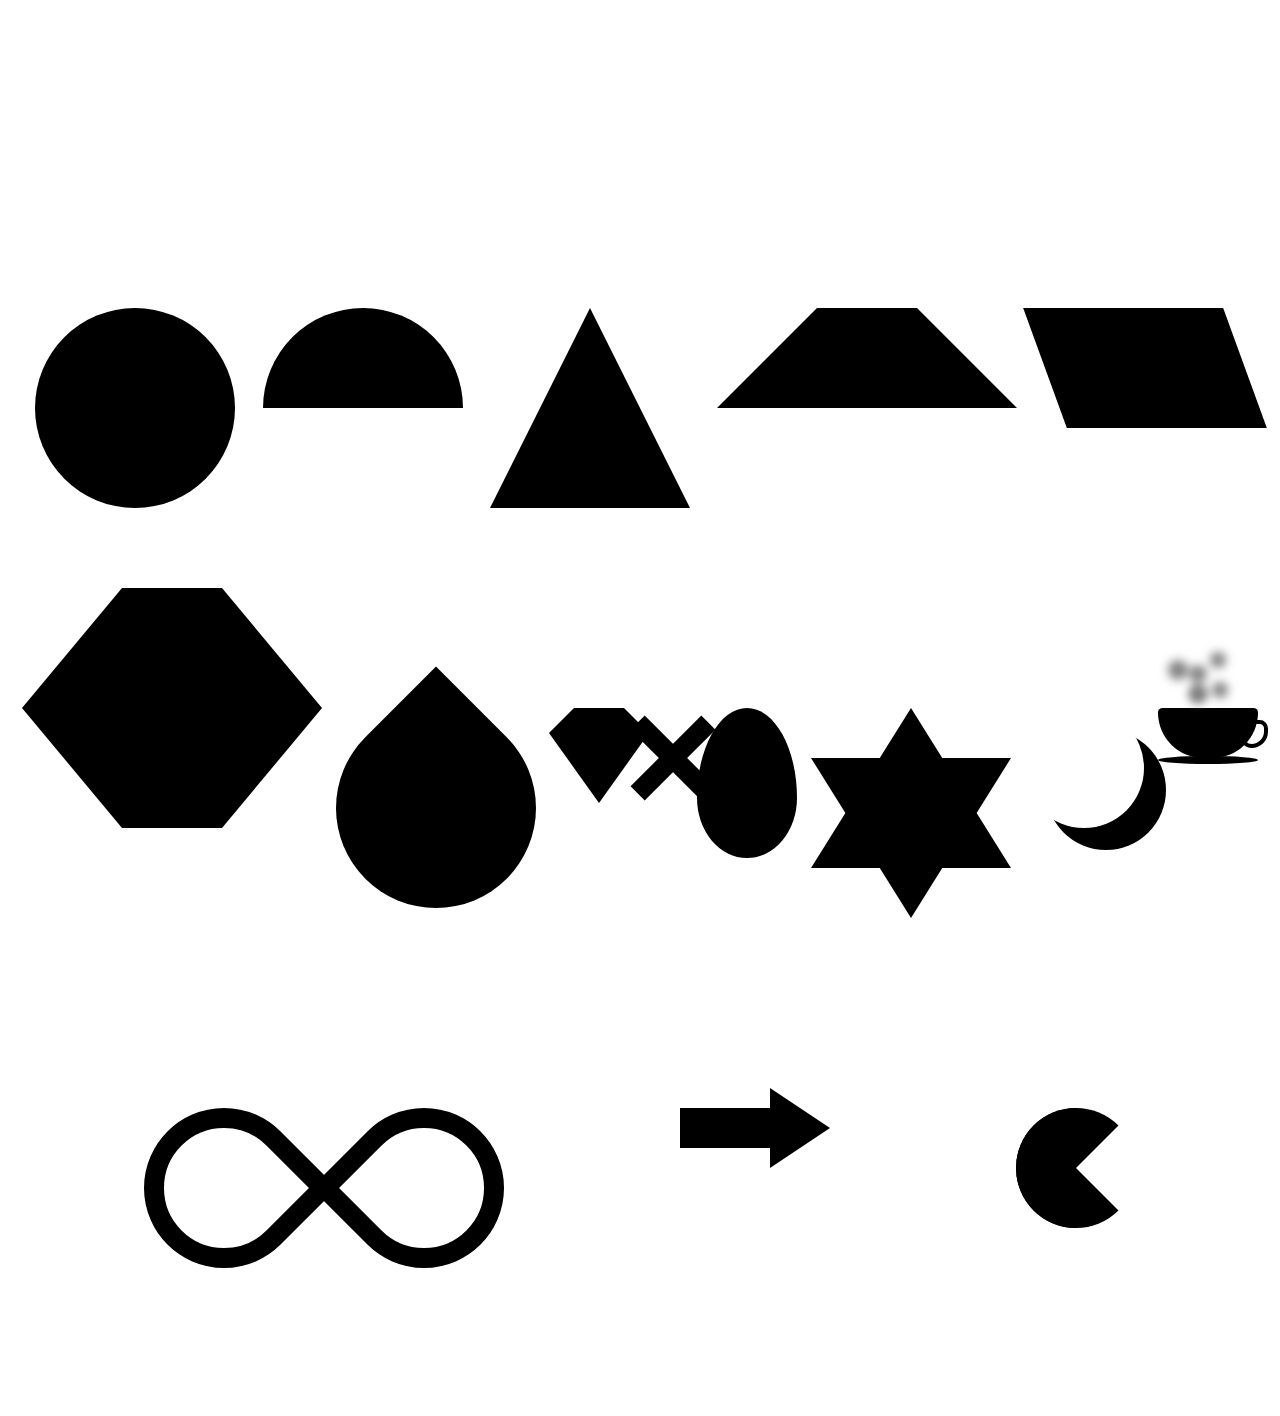
<file: special shapes by pure css/index.html>
<!DOCTYPE html>
<html lang="en">
<head>
    <meta charset="UTF-8">
    <meta http-equiv="X-UA-Compatible" content="IE=edge">
    <meta name="viewport" content="width=device-width, initial-scale=1.0">
    <title>22 shapes and figures</title>
    <link rel="stylesheet" type="text/css" href="style.css">
</head>
<body>
    <div class="circle"></div>
    <div class="semi-circle"></div>
    <div class="triangle"></div>
    <div class="trapezium"></div>
    <div class="parallelogram"></div>
    <div class="hexagon"></div>
    <div class="drop"></div>
    <div class="diamond"></div>
    <div class="cross"></div>
    <div class="egg"></div>
    <div class="star"></div>
    <div class="moon"></div>
    <div class="coffee">
        <div class="stand"></div>
    </div>
    <div class="infinity"></div>
    <div class="arrow"></div>
    <div class="pacman"></div>
</body>
</html>
</file>
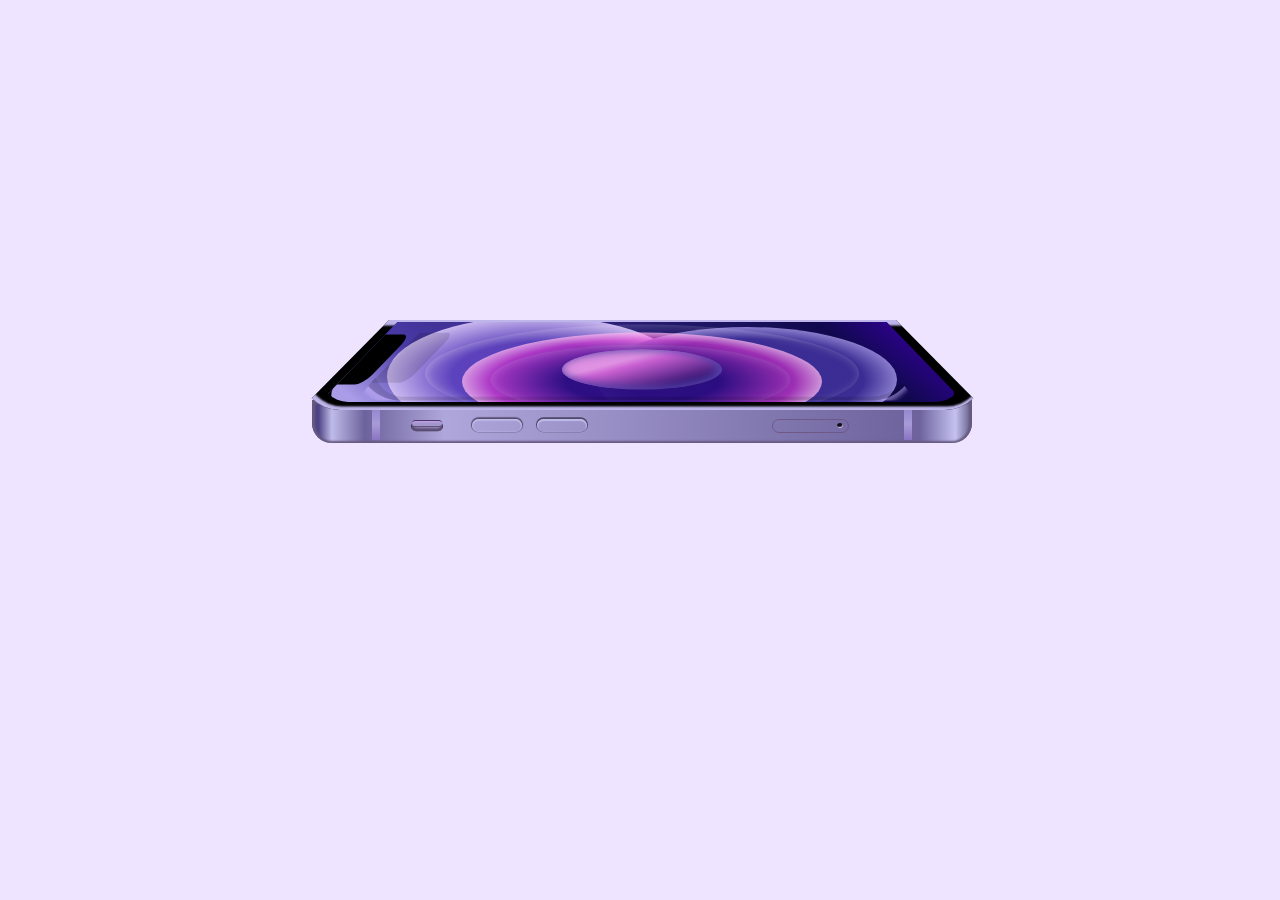
<file: some animation/iphone12/index.html>
<!DOCTYPE html>
<html lang="en">
<head>
    <meta charset="UTF-8">
    <meta http-equiv="X-UA-Compatible" content="IE=edge">
    <meta name="viewport" content="width=device-width, initial-scale=1.0">
    <title>iphone 12</title>
    <link rel="stylesheet" type="text/css" href="style.css">
</head>
<body>
    <div class="edge">
        <div class="volume-up"></div>
        <div class="volume-down"></div>
    </div>
    <div class="screen-base"></div>
    <div class="screen-top">
        <div class="graphic-lower"></div>
        <div class="graphic-middle"></div>
        <div class="reflection-edge"></div>
        <div class="reflection-screen"></div>
    </div>
    <div class="edge-u">
        <div class="lock"></div>
    </div>
    <div class="back">
        <div class="camera-base"></div>
        <div class="camera1"></div>
        <div class="camera2"></div>
    </div>
    <div class="extras"></div>
</body>
</html>
</file>
<file: special shapes by pure css/style.css>
body {
    display: flex;
    flex-wrap: wrap;
    justify-content: space-evenly;
    padding-top: 200px;
}

div {
    margin: 100px 0;
}

.circle { 
    height: 200px;
    width: 200px;
    border-radius: 50%;
    background-color: black;
}

.semi-circle {
    height: 100px;
    width: 200px;
    border-radius: 100px 100px 0 0;
    background-color: black;
}

.triangle {
    width: 0;
    height: 0;
    border-bottom: 200px solid black;
    border-left: 100px solid transparent;
    border-right: 100px solid transparent;
}

.trapezium {
    width: 100px;
    height: 0;
    border-bottom: 100px solid black;
    border-left: 100px solid transparent;
    border-right: 100px solid transparent;
}

.parallelogram {
    height: 120px;
    width: 200px;
    background: black;
    transform: skew(20deg);
}

.hexagon {
    position: relative;;
    width: 100px;
    height: 0;
    border-top: 120px solid black;
    border-left: 100px solid transparent;
    border-right: 100px solid transparent;
}

.hexagon::before {
    content: "";
    position: absolute;
    top: -240px;
    left: -100px;
    width: 100px;
    height: 0;
    border-bottom: 120px solid black;
    border-left: 100px solid transparent;
    border-right: 100px solid transparent;
}

.drop {
    height: 200px;
    width: 200px;
    background: black;
    border-radius: 0 50% 50% 50%;
    transform: rotate(45deg);
}

.diamond {
    border-style: solid;
    border-color: transparent transparent black transparent;
    border-width: 0 25px 25px 25px;
    height: 0;
    width: 50px;
    position: relative;
}

.diamond::after {
    content: "";
    position: absolute;
    top: 25px;
    left: -25px;
    width: 0;
    height: 0;
    border-style: solid;
    border-color: black transparent transparent transparent;
    border-width: 70px 50px 0 50px;
}

.cross {
    background: black;
    height: 100px;
    position: relative;
    width: 20px;
    transform: rotate(45deg);
}

.cross::after {
    background: black;
    content: "";
    width: 100px;
    height: 20px;
    position: absolute;
    left: -40px;
    top: 40px;
}

.egg {
    width: 100px;
    height: 150px;
    background-color: black;
    border-radius: 50% 50% 50% 50% / 60% 60% 40% 40%;
}

.star {
    position: relative;
    width: 0;
    height: 0;
    border-bottom: 160px solid black;
    border-right: 100px solid transparent;
    border-left: 100px solid transparent;
}

.star::after {
    content: "";
    position: absolute;
    left: -100px;
    top: 50px;
    height: 0;
    width: 0;
    border-top: 160px solid black;
    border-left: 100px solid transparent;
    border-right: 100px solid transparent;
}

.moon {
    width: 120px;
    height: 120px;
    /* background-color: red; */
    border-radius: 50%;
    box-shadow: 22px 22px 0 0 black;
}

.coffee {
    position: relative;
    background: black;
    height: 50px;
    width: 100px;
    border-radius: 20px 20px 200px 200px;
}

.coffee::before {
    content: '';
    position: absolute;
    height: 8px;
    width: 100px;
    border-radius: 50%;
    background: black;
    z-index: -1;
    bottom: -6px;
}

.coffee::after {
    content: "";
    position: absolute;
    height: 20px;
    width: 20px;
    border-radius: 50%;
    background: gray;
    left: 30px;
    top: -24px;
    filter: blur(4px);
    box-shadow: 0px -20px 4px -1px gray, -20px -24px 4px gray, 22px -4px 4px -2px gray, 20px -34px 4px -2px gray;
}

.stand {
    position: absolute;
    height: 20px;
    width: 20px;
    border: 4px solid black;
    border-radius: 50% 10px 20px 50%;
    right: -10px;
    top: -88px;
}

.infinity {
    position: relative;
    width: 200px;
    height: 200px;
    margin-left: 200px;
}

.infinity::before {
    content: "";
    position: absolute;
    height: 120px;
    width: 120px;
    border: 20px solid black;
    border-radius: 50% 50% 50% 0;
    transform: rotate(45deg);
}

.infinity::after {
    content: "";
    position: absolute;
    height: 120px;
    width: 120px;
    border: 20px solid black;
    border-radius: 50% 0% 50% 50%;
    transform: rotate(45deg);
    left: -200px;
}

.arrow {
    height: 40px;
    width: 100px;
    background: black;
    position: relative;
}

.arrow::before {
    content: "";
    position: absolute;
    border-top: 60px solid black;
    border-left: 40px solid transparent;
    border-right: 40px solid transparent;
    transform: rotate(-90deg);
    right: -60px;
    top: -10px;
}

.pacman {
    margin-left: 100px;
    width: 0;
    height: 0;
    border-right: 60px solid transparent;
    border-top: 60px solid black;
    border-left: 60px solid black;
    border-bottom: 60px solid black;
    border-radius: 50%;
}
</file>
<file: some animation/iphone12/style.css>
* {
  margin: 0;
  padding: 0;
  box-sizing: border-box;
}

body {
  position: relative;
  height: 100vh;
  background: rgb(238, 228, 255);
}

.edge {
  position: absolute;
  top: 400px;
  left: 312px;
  height: 43px;
  width: 660px;
  background: linear-gradient(
    to right,
    rgb(78, 68, 133) 1%,
    rgb(190, 187, 233) 3%,
    rgb(109, 98, 156) 8%,
    rgb(175, 167, 219) 20%,
    rgb(109, 98, 156) 92%,
    rgb(196, 193, 240) 97.5%,
    rgb(94, 90, 131) 100%
  );
  border-radius: 0 0 20px 20px;
  box-shadow: inset 0px 1px 2px 3px rgb(103, 90, 128);
  z-index: -1;
}

.edge::before {
  content: "";
  position: absolute;
  left: 60px;
  height: 40px;
  width: 8px;
  background: linear-gradient(
    to bottom,
    rgb(146, 133, 206) 20%,
    rgb(168, 155, 216) 60%,
    rgb(137, 116, 194)
  );
}

.edge::after {
  content: "";
  position: absolute;
  right: 60px;
  height: 40px;
  width: 8px;
  background: linear-gradient(
    to bottom,
    rgb(146, 133, 206) 20%,
    rgb(168, 155, 216) 60%,
    rgb(137, 116, 194)
  );
}

.volume-up {
  position: absolute;
  top: 19px;
  left: 160px;
  height: 13px;
  width: 50px;
  background: transparent;
  border-radius: 50px;
  box-shadow: 0px -0.7px 1px 1px rgb(85, 76, 112),
    inset 0px 0.8px 1px 1px rgb(190, 187, 233);
}

.volume-up::before {
  content: "";
  position: absolute;
  top: 4px;
  left: -60px;
  height: 8px;
  width: 30px;
  background: transparent;
  border-radius: 50px;
  box-shadow: 0px -0.7px 0px 1px rgb(62, 53, 83),
    inset 0px -1px 3px 2px rgb(88, 72, 110);
}

.volume-up::after {
  content: "";
  position: absolute;
  top: 1px;
  left: -60px;
  height: 5px;
  width: 30px;
  background: rgb(161, 151, 202);
  border-bottom: 1px solid rgb(100, 82, 124);
  border-top: 1.7px solid rgb(75, 56, 105);
  border-radius: 50px;
  box-shadow: inset 0px 0.9px 1px 0.5px rgb(189, 159, 231);
}

.volume-down {
  position: absolute;
  top: 19px;
  left: 225px;
  height: 13px;
  width: 50px;
  background: transparent;
  border-radius: 50px;
  box-shadow: 0px -0.7px 0px 1px rgb(77, 72, 105),
    inset 0px 1px 1px 1px rgb(190, 187, 233);
}

.volume-down:before /*sim insert*/ {
  content: "";
  position: absolute;
  top: 0px;
  left: 235px;
  width: 75px;
  height: 12px;
  background: transparent;
  border: rgb(110, 89, 134) solid 1px;
  border-radius: 50px;
}

.volume-down::after /*sim insert*/ {
  content: "";
  position: absolute;
  top: 4px;
  left: 300px;
  width: 6px;
  height: 5px;
  background: rgb(16, 10, 24);
  box-shadow: inset -0.5px -1px 1px rgb(231, 212, 255);
  border-radius: 50%;
}

.screen-base {
  position: absolute;
  top: 320px;
  left: 300px;
  height: 90px;
  width: 685px;
  background-color: #000;
  clip-path: polygon(13% 0%, 87% 0%, 100% 100%, 0% 100%);
  border-radius: 40px;
  box-shadow: inset 2px 1px 2px 4.5px rgb(190, 181, 235);
}

.screen-top {
  position: absolute;
  top: 322px;
  left: 320px;
  height: 80px;
  width: 644px;
  background: linear-gradient(
    40deg,
    rgb(170, 156, 231) 5%,
    rgb(73, 57, 165) 20%,
    rgb(16, 9, 77) 80%,
    rgb(52, 0, 155) 93%
  );
  clip-path: polygon(12% 0%, 88% 0%, 100% 100%, 0% 100%);
  border-radius: 28px;
}

.screen-top::before /*left*/ {
  content: "";
  position: absolute;
  top: 64px;
  left: 6px;
  height: 20px;
  width: 10px;
  background: rgb(0, 0, 0);
  clip-path: polygon(
    57% 29%,
    53% 46%,
    57% 64%,
    71% 80%,
    20% 75%,
    20% 28%,
    71% 9%
  );
}

.screen-top::after /*right*/ {
  content: "";
  position: absolute;
  top: 65px;
  right: 6px;
  height: 20px;
  width: 10px;
  background: rgb(0, 0, 0);
  clip-path: polygon(
    57% 23%,
    60% 39%,
    57% 57%,
    48% 75%,
    98% 67%,
    95% 28%,
    48% 6%
  );
}

.graphic-lower {
  position: absolute;
  top: 50%;
  left: 50%;
  transform: translate(-85%, -38%);
  height: 120px;
  width: 300px;
  border-radius: 50%;
  background: radial-gradient(
    rgba(97, 68, 194, 0.835) 40%,
    rgb(234, 219, 255) 80%
  );
  z-index: 2;
}

.graphic-lower::before {
  content: "";
  position: absolute;
  top: 18px;
  left: -40px;
  height: 50px;
  width: 40px;
  background: black;
  border-radius: 1% 20% 20% 1%;
  transform: skew(-44deg);
}

.graphic-lower:after {
  content: "";
  position: absolute;
  top: 50%;
  left: 50%;
  transform: translate(20%, -47%);
  height: 105px;
  width: 300px;
  border-radius: 50%;
  background: radial-gradient(
    rgba(62, 47, 153, 0.925) 55%,
    rgb(208, 197, 255) 85%
  );
  z-index: 3;
}

.graphic-middle {
  position: absolute;
  top: 50%;
  left: 50%;
  transform: translate(-50%, -30%);
  height: 98px;
  width: 360px;
  border-radius: 50%;
  background: radial-gradient(
    rgba(41, 10, 126, 0.911) 30%,
    rgba(255, 50, 211, 0.5) 60%,
    rgb(255, 255, 255) 82%
  );
  z-index: 4;
}

.graphic-middle:after {
  content: "";
  position: absolute;
  top: 50%;
  left: 50%;
  transform: translate(-50%, -80%);
  height: 40px;
  width: 160px;
  border-radius: 50%;
  box-shadow: inset -3px -1px 9px 2px rgb(85, 66, 170);
  background: linear-gradient(
    165deg,
    rgb(223, 145, 226) 33%,
    rgba(255, 124, 237, 0.746) 42%,
    rgb(51, 18, 112) 80%,
    rgb(21, 0, 92) 99%
  );
}

.graphic-middle::before {
  content: "";
  position: absolute;
  top: -8px;
  left: -37px;
  height: 98px;
  width: 434px;
  border-radius: 50%;
  box-shadow: inset 1px 1px 10px rgba(255, 255, 255, 0.236);
}

.reflection-screen {
  position: absolute;
  top: 50%;
  left: 50%;
  transform: translate(-51%, -57%);
  height: 90px;
  width: 560px;
  clip-path: polygon(13% 0%, 87% 0%, 100% 100%, 0% 100%);
  border-radius: 50px;
  border: solid rgba(0, 0, 0, 0.25) 4px;
  border-left: solid rgba(0, 0, 0, 0.25) 14px;
  box-shadow: -2px 1px 4px 4.5px rgb(202, 181, 255);
  opacity: 0.5;
  z-index: 5;
}

.reflection-screen::before {
  content: "";
  position: absolute;
  top: 18px;
  left: 25px;
  height: 50px;
  width: 35px;
  background: rgb(0, 0, 0, 0.25);
  border-radius: 1% 20% 20% 1%;
  transform: skew(-44deg);
}
.reflection-screen::after {
  content: "";
  position: absolute;
  top: 30px;
  left: 120px;
  height: 70px;
  width: 300px;
  border-radius: 50%;
  box-shadow: inset 1px 1px 9px 1px rgb(193, 187, 226, 0.4);
}
</file>
